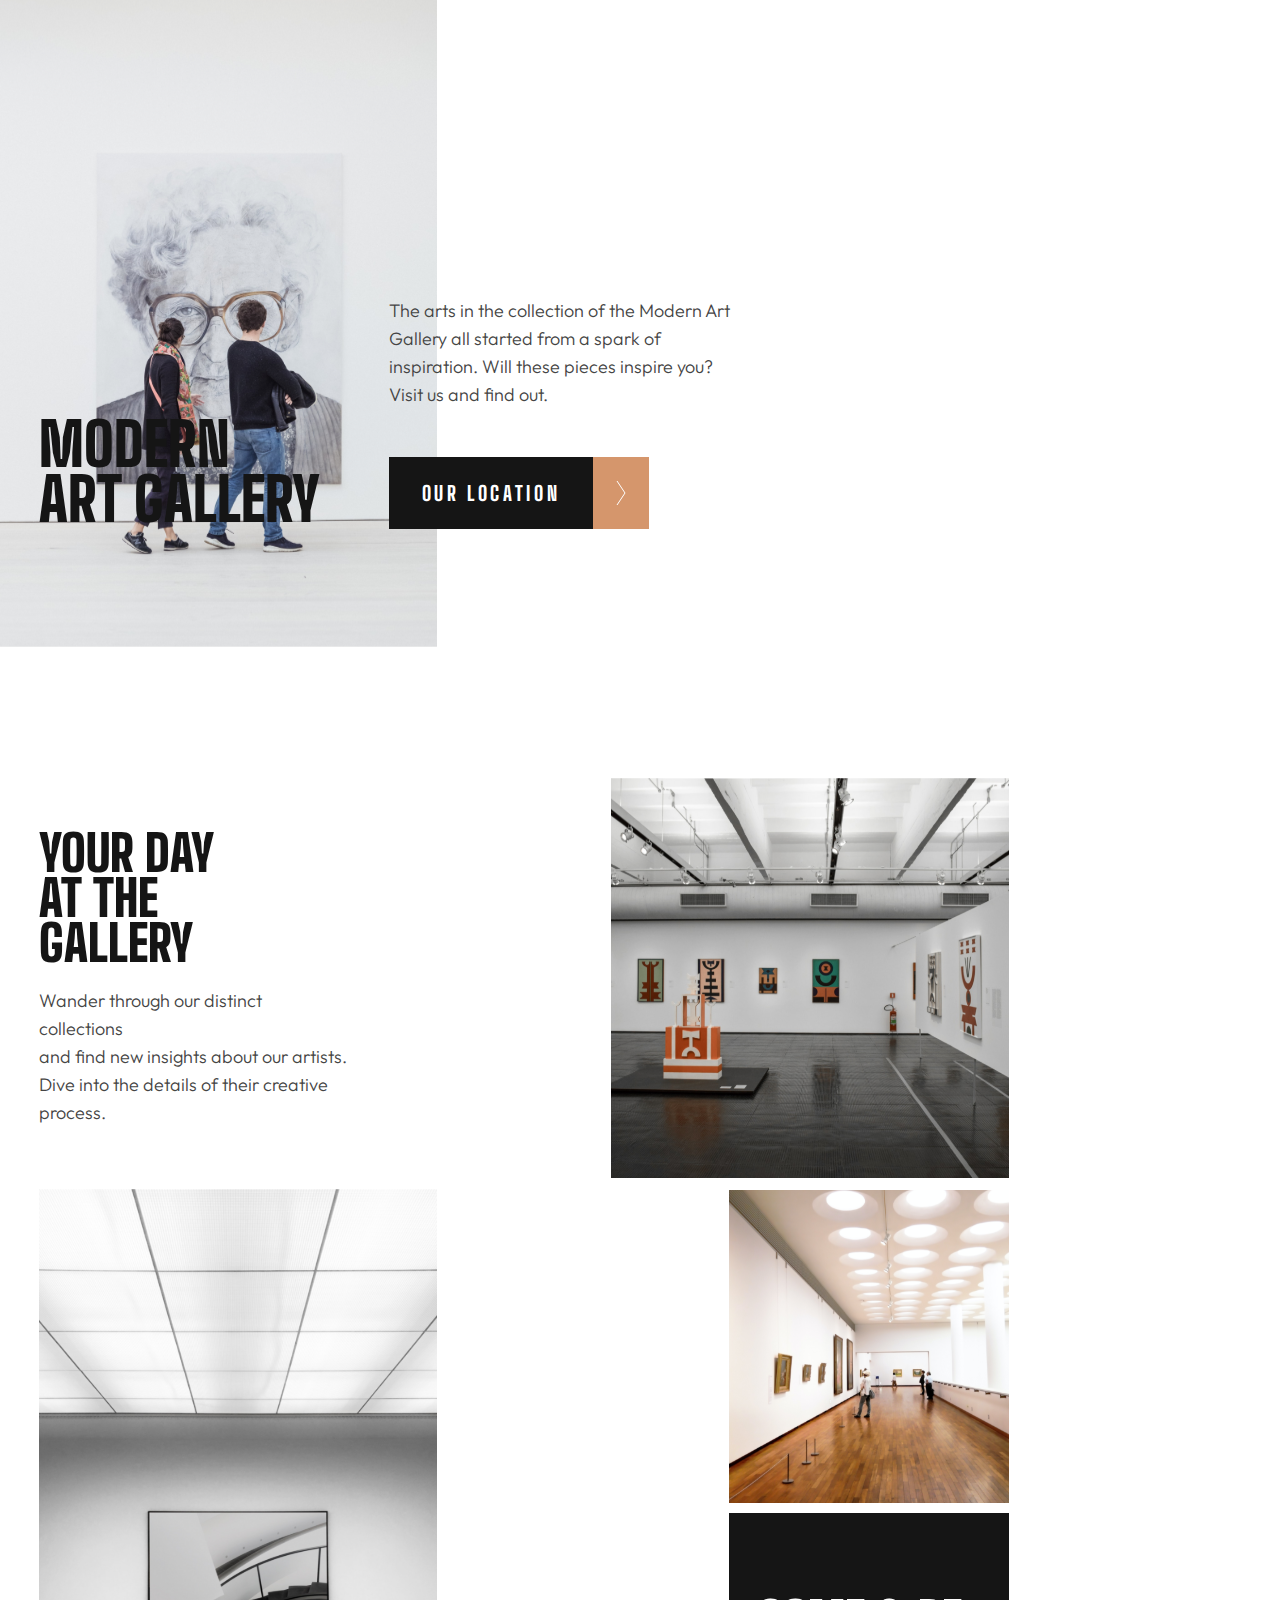
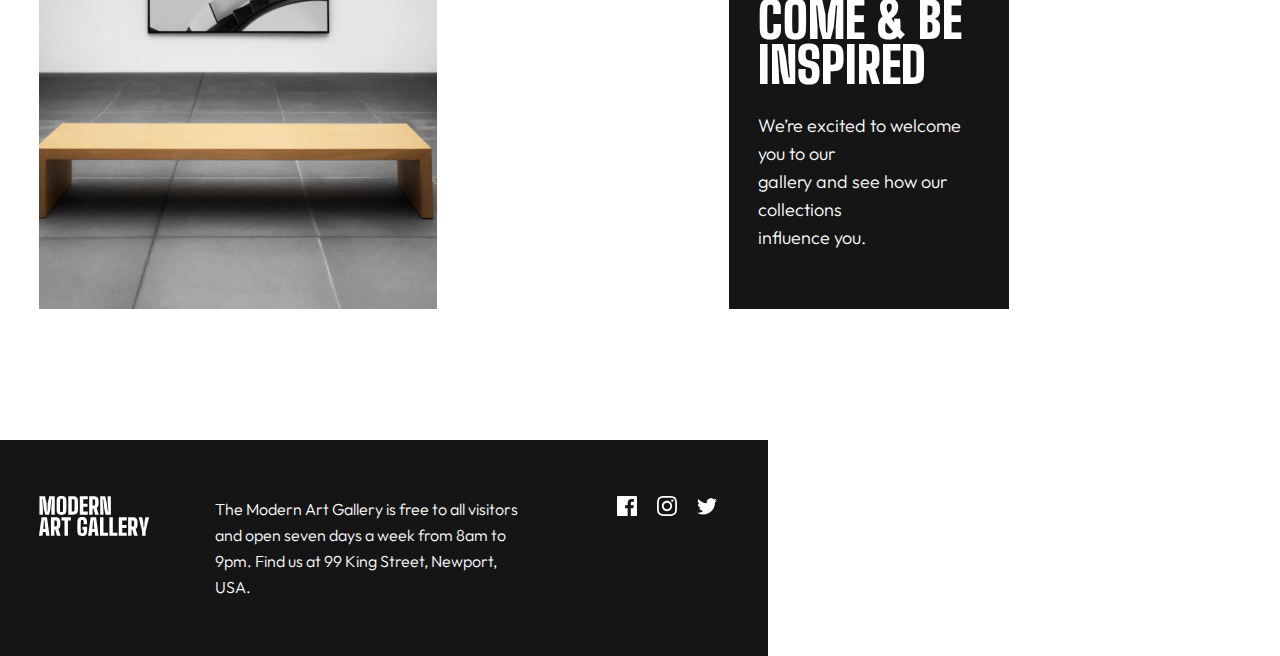
<file: index.html>
<!DOCTYPE html>
<html lang="en">
<head>
    <meta charset="UTF-8">
    <meta name="viewport" content="width=device-width, initial-scale=1.0">
    <title>Document</title>
    <link rel="stylesheet" href="style.css">
    <link rel="stylesheet" href="responsive.css">
</head>
<body>
    <header>
        <img class="mobile-photo" src="./Assets/header-photo.svg" alt="header photo">
        <img class="tablet-photo" src="./Assets/header-photo-tablet.svg" alt="header photo tablet">
        <img class="desktop-photo" src="./Assets/header-photo-tablet.svg" alt="header photo tablet">
        <div class="black-div"></div>
    </header>
        
    

    <div class="modern-gallery">
        <div class="modern-gallery-title">MODERN <br>ART GALLERY</div>
        <div class="modern-gallery-div">
            <div class="modern-gallery-text">The arts in the collection of the Modern Art <br>Gallery all started from a spark of <br>inspiration. Will these pieces inspire you? <br>Visit us and find out.</div>
            <div class="second-page">
            <div class="second-page-link"><a class="link" href="./index2.html">OUR LOCATION</a></div>
            <div class="arrow-div"><img src="./Assets/arrow.svg" alt="arrow"></div>
            </div>
        </div>
    </div>
    
    <main>
        <div class="grid">
            <div class="second-photo"><img src="./Assets/second-photo.svg" alt="second photo"></div>
            <div class="second-photo-tablet"><img class="second-photo-tablet-grid" src="./Assets/second-photo-tablet.svg" alt="second photo tablet"></div>
            <div class="second-photo-des"><img src="./Assets/second-photo-des.svg" alt=""></div>
            
            <div class="your-day">
                <div class="your-day-title">Your Day <br>at the Gallery</div>
                <div class="your-day-text">Wander through our distinct collections <br>and find new insights about our artists. <br>Dive into the details of their creative <br>process.</div>
            </div>

            <div class="third-photo"><img src="./Assets/third-photo.svg" alt="3"></div>
            <div class="third-photo-tablet"><img class="third-photo-tablet-grid" src="./Assets/third-photo-tablet.svg" alt="3 tablet"></div>
            <div class="third-photo-des"><img src="./Assets/third-photo-des.svg" alt=""></div>

            <div class="fourth-photo"><img src="./Assets/fourth-photo.svg" alt="4"></div>
            <div class="fourth-photo-tablet"><img class="fourth-photo-tablet-grid" src="./Assets/fourth-photo-tablet.svg" alt="4 tablet"></div>
            <div class="fourth-photo-des"><img src="./Assets/fourth-photo-des.svg" alt=""></div>

            <div class="be-inspired">
                <div class="be-inspired-title">COME & BE <br>INSPIRED</div>
                <div class="be-inspired-text">We’re excited to welcome you to our <br> gallery and see how our collections <br> influence you.</div>
            </div>
        </div>
    </main>

    <footer>
        <div class="footer-title"><img src="./Assets/footer-title.svg" alt="title footer"></div>
        <div class="footer-text">The Modern Art Gallery is free to all visitors <br>and open seven days a week from 8am to <br> 9pm. Find us at 99 King Street, Newport, <br> USA.</div>
        <div class="footer-logo"><img src="./Assets/footer-logo.svg" alt="footer logo"></div>
    </footer>
    
</body>
</html>
</file>
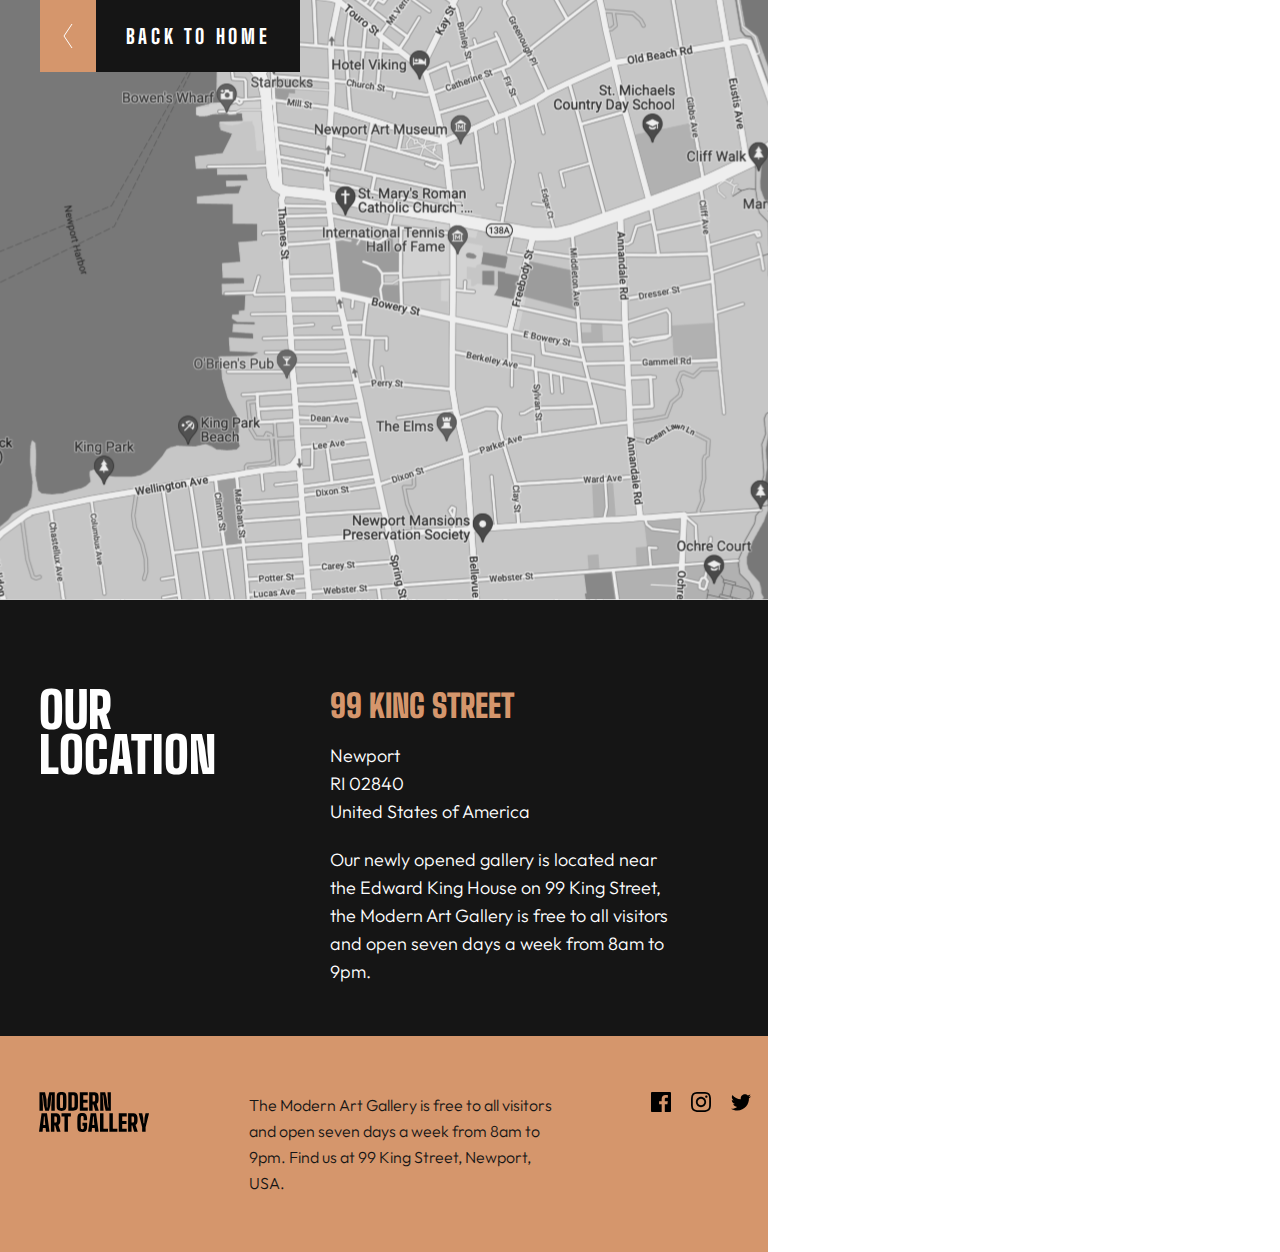
<file: index2.html>
<!DOCTYPE html>
<html lang="en">
<head>
    <meta charset="UTF-8">
    <meta name="viewport" content="width=device-width, initial-scale=1.0">
    <title>Document</title>
    <link rel="stylesheet" href="style2.css">
    <link rel="stylesheet" href="responsive2.css">
</head>
<body>
    <header>
        <div class="map-for-mobile"><img src="./Assets/map-for-mobile.svg" alt="map mobile"></div>
        <div class="map-for-tablet"><img src="./Assets/map-for-tablet.svg" alt="map tablet"></div>
        <div class="map-for-des"><img src="./Assets/map-for-des.svg" alt="map des"></div>
        <div class="back-to-home">
            <div class="arrow"><img src="./Assets/arrow-reverse.svg" alt="reverse arrow"></div>
            <div class="back-to-home-text"><a class="link2" href="./index.html">BACK TO HOME</a></div>
        </div>
    </header>
    
    <main>
        <div class="our-location-title">OUR LOCATION</div>
        <div class="container">
            <div class="our-address-title">99 King Street</div>
            <div class="our-address-text">Newport <br>RI 02840 <br> United States of America</div>
            <div class="our-location-text">Our newly opened gallery is located near <br>the Edward King House on 99 King Street, <br> the Modern Art Gallery is free to all visitors <br>and open seven days a week from 8am to <br>9pm.</div>
        </div>
    </main>

    <footer>
        <div class="modern-gallery-title"><img src="./Assets/footer-title-black.svg" alt="footer title"></div>
        <div class="modern-gallery-text">The Modern Art Gallery is free to all visitors <br> and open seven days a week from 8am to <br> 9pm. Find us at 99 King Street, Newport, <br>USA.</div>
        <div class="footer-logo"><img src="./Assets/footer-logo-black.svg" alt="footer logo"></div>
    </footer>
</body>
</html>
</file>
<file: style.css>
@import url('https://fonts.googleapis.com/css2?family=Alata&family=Bai+Jamjuree:wght@400;600&family=Barlow:wght@600&family=Big+Shoulders+Display:wght@800;900&family=DM+Serif+Display&family=Epilogue:wght@400;700&family=Fraunces:opsz,wght@9..144,900&family=Hanken+Grotesk:wght@500;700;800&family=IBM+Plex+Sans:wght@400;700&family=Josefin+Sans:wght@300&family=Karla:wght@400;700&family=Oldenburg&family=Open+Sans:wght@400;700&family=Outfit:wght@400;700&family=Plus+Jakarta+Sans:wght@500;700;800&family=Poppins:wght@400;600&family=Raleway:wght@400;700&family=Red+Hat+Display:wght@500;900&display=swap');
@import url('https://fonts.googleapis.com/css2?family=Alata&family=Bai+Jamjuree:wght@400;600&family=Barlow:wght@600&family=Big+Shoulders+Display:wght@800;900&family=DM+Serif+Display&family=Epilogue:wght@400;700&family=Fraunces:opsz,wght@9..144,900&family=Hanken+Grotesk:wght@500;700;800&family=IBM+Plex+Sans:wght@400;700&family=Josefin+Sans:wght@300&family=Karla:wght@400;700&family=Oldenburg&family=Open+Sans:wght@400;700&family=Outfit:wght@300&family=Plus+Jakarta+Sans:wght@500;700;800&family=Poppins:wght@400;600&family=Raleway:wght@400;700&family=Red+Hat+Display:wght@500;900&display=swap');

*{
    padding: 0;
    box-sizing: border-box;
    margin: 0;
}

body{
    padding-left: 16px;
}

.tablet-photo,.black-div,.desktop-photo,.second-photo-tablet,.third-photo-tablet,.fourth-photo-tablet,.second-photo-des,.third-photo-des,.fourth-photo-des{
    display: none;
}

header{
    width: 375px;
    height: 240px;
    margin-left: -16px;
}

.modern-gallery{
    display: flex;
    flex-direction: column;
    row-gap: 32px;
    margin-top: 32px;
}

.modern-gallery-title{
    color: var(--Almost-Black, #151515);
    font-family: Big Shoulders Display;
    font-size: 60px;
    font-style: normal;
    font-weight: 900;
    line-height: 55px; /* 91.667% */
    text-transform: uppercase;
}

.modern-gallery-text{
    color: var(--Dark-Grey, #444);
    font-family: Outfit;
    font-size: 18px;
    font-style: normal;
    font-weight: 300;
    line-height: 28px; /* 155.556% */
}

.second-page{
    display: flex;
    flex-direction: row;
    margin-top: 48px;
}

.second-page-link{
    width: 204px;
    height: 72px;
    background: var(--Almost-Black, #151515);
    display: flex;
    align-items: center;
    justify-content: center;
}

.link{
    text-decoration: none;
    color: white;
    color: var(--White, #FFF);
    font-family: Big Shoulders Display;
    font-size: 20px;
    font-style: normal;
    font-weight: 800;
    line-height: normal;
    letter-spacing: 3.636px;
}

.second-photo{
    margin-top: 120px;
}

main{
    display: flex;
    flex-direction: column;
    row-gap: 16px;
}

.your-day{
    display: flex;
    flex-direction: column;
    row-gap: 21px;
    margin-top: 1px;
}

.your-day-title{
    color: var(--Almost-Black, #151515);
    font-family: Big Shoulders Display;
    font-size: 50px;
    font-style: normal;
    font-weight: 900;
    line-height: 45px; /* 90% */
    text-transform: uppercase;
}

.your-day-text{
    color: var(--Dark-Grey, #444);
    font-family: Outfit;
    font-size: 18px;
    font-style: normal;
    font-weight: 300;
    line-height: 28px; /* 155.556% */
}

.third-photo{
    margin-top: 16px;
}

.be-inspired{
    width: 343px;
    height: 293px;
    background: var(--Almost-Black, #151515);
    display: flex;
    flex-direction: column;
    row-gap: 24px;
    padding-left: 24px;
    padding-top: 48px;
}

.be-inspired-title{
    color: var(--White, #FFF);
    font-family: Big Shoulders Display;
    font-size: 50px;
    font-style: normal;
    font-weight: 900;
    line-height: 45px; /* 90% */
    text-transform: uppercase;
}

.be-inspired-text{
    color: var(--White, #FFF);
    font-family: Outfit;
    font-size: 18px;
    font-style: normal;
    font-weight: 300;
    line-height: 28px; /* 155.556% */
}

footer{
    padding-left: 32px;
    padding-top: 48px;
    margin-top: 120px;
    margin-left: -16px;
    display: flex;
    flex-direction: column;
    row-gap: 38px;
    width: 375px;
    height: 336px;
    background: var(--Almost-Black, #151515);
}

.footer-text{
    color: var(--White, #FFF);
    font-family: Outfit;
    font-size: 16px;
    font-style: normal;
    font-weight: 300;
    line-height: 26px; /* 162.5% */
}
</file>
<file: responsive.css>
@media(width >= 768px){
    .mobile-photo,.desktop-photo,.second-photo,.third-photo,.fourth-photo,.black-div,.second-photo-des,.third-photo-des,.fourth-photo-des{
        display: none;
    }
    
    .second-photo-tablet{
        display: inline;
        height: 400px;
        width: 398px;
        overflow: hidden;
        margin-left: -118px;
    }

    .third-photo-tablet{
        display: block;
        height: 720px;
        width: 398px;
    }
    
    .fourth-photo-tablet{
        display: block;
        height: 313px;
        width: 280px;
    }

    *{
        margin: 0;
        padding: 0;
        box-sizing: border-box;
    }

    body{
        padding-top: 145px;
        padding-left: 39px;
    }

    .tablet-photo{
        display: block;
        position: absolute;
        top: 0;
        left: 0;
        z-index: -1;
        height: 700px;
        width: 437px;
        margin-top: -27px;
    }
    
    .modern-gallery-div{
        row-gap: 48px;
        margin-left: 350px;
        margin-top: -262px;
    }

    

    .your-day-title{
        width: 223px;
    }

    .your-day-text{
        width: 310px;
    }
    

    .your-day{
        grid-area: your-day;
        display: flex;
        justify-content: center;
        
    }

    .second-photo-tablet-grid{
        grid-area: second-photo-tablet;
    }

    .third-photo-tablet-grid{
        grid-area: third-photo-tablet;
        
    }

    .fourth-photo-tablet-grid{
        grid-area: fourth-photo-tablet;
        margin-top: -202.5px;
    }

    .be-inspired{
        grid-area: be-inspired;
        height: 396px;
        width: 280px;
        padding-top: 85px;
        padding-left: 29px;
        row-gap: 24px;
        margin-top: -417.5px;
    }
    
    .be-inspired-text{
        width: 223px;
    }

    .grid{
        margin-top: 245px;
        display: grid;
        align-items: center;
        grid-template-areas: 'your-day second-photo-tablet'
                             'third-photo-tablet fourth-photo-tablet'
                             'third-photo-tablet be-inspired';
        column-gap: 21px;
        row-gap: 11px;
    }

    footer{
        display: flex;
        flex-direction: row;
        column-gap: 99px;
        padding-top: 56px;
        padding-left: 39px;
        width: 768px;
        height: 216px;
        margin-left: -39px;
    }

    .footer-text{
        margin-left: -34px;
    }
}


@media(width > 1439px){
    .mobile-photo,.tablet-photo,.second-photo,.third-photo,.fourth-photo,.second-photo-tablet,.third-photo-tablet,.fourth-photo-tablet{
        display: none;
    }

    .desktop-photo{
        display: inline;
        position: absolute;
        top: 0;
        left: 450px;
        z-index: -1;
    }

    .second-photo-des{
        display: block;
        height: 400px;
        width: 635px;
    }

    .third-photo-des{
        display: block;
        height: 720px;
        width: 635px;
    }

    .fourth-photo-des{
        display:block;
        width: 445px;
        flex-shrink: 0;
        height: 313px;
    }

    .modern-gallery-div{
        display: flex;
        flex-direction: column;
        row-gap: 32px;
        margin-top: 20px;
        margin-left: -70px;
    }

    .modern-gallery-title{
        width: 714px;
        
        color: white;
        mix-blend-mode: difference;
        font-feature-settings: 'clig' off, 'liga' off;
        
        /* Heading (M) */
        font-family: Big Shoulders Display;
        font-size: 60px;
        font-style: normal;
        font-weight: 900;
        line-height: 60px; /* 100% */
        text-transform: uppercase;
    }

    .modern-gallery-text{
        width: 350px;
        
    }

    .modern-gallery{
        display: flex;
        flex-direction: row;
        margin-top: -262px;
        margin-left: 104px;
    }


    body{
        width: 1440px;
        padding-left: 165px;
        padding-top: 189px;
    }

    .black-div{
        display: inline;
        height: 799px;
        width: 450px;
        background: var(--Almost-Black, #151515);
        position: absolute;
        top: 0;
        left: 0;
        z-index: -2;
    }

    main{
        margin-top: 430px;
    }

    .your-day{
        grid-area: your-day;
        display: flex;
        justify-content: center;
    }

    .second-photo-des{
        grid-area: second-photo-des;
    }

    .third-photo-des{
        grid-area: third-photo-des;
    }

    .fourth-photo-des{
        grid-area: fourth-photo-des;
    }

    .be-inspired{
        grid-area: be-inspired;
    }

    .grid{
        display: grid;
        grid-template-areas: 'your-day second-photo-des'
                                'third-photo-des fourth-photo-des'
                                    'third-photo-des be-inspired';

        row-gap: 30px;
        column-gap: 30px;
        align-items: center;
        justify-content: center;
        
    }

    .fourth-photo-des{
        margin-top: -125px;
    }

    .be-inspired{
        height: 377px;
        width: 445px;
        margin-bottom: -289px;
    }

    .second-photo-des{
        margin-left: -190px;
    }

    

    .be-inspired{
        padding-top: 65px;
        padding-left: 48px;
    }
    

    footer{
        margin-top: 200px;
        width: 100vw;
        margin-left: -165px;
        display: flex;
        flex-direction: row;
        column-gap: 400px;
        padding-top: 80px;
        padding-left: 165px;
    }

    .footer-text{
        width: 430px;
        margin-left: -100px;
    }
}
</file>
<file: style2.css>
@import url('https://fonts.googleapis.com/css2?family=Alata&family=Bai+Jamjuree:wght@400;600&family=Barlow:wght@600&family=Big+Shoulders+Display:wght@800;900&family=DM+Serif+Display&family=Epilogue:wght@400;700&family=Fraunces:opsz,wght@9..144,900&family=Hanken+Grotesk:wght@500;700;800&family=IBM+Plex+Sans:wght@400;700&family=Josefin+Sans:wght@300&family=Karla:wght@400;700&family=Oldenburg&family=Open+Sans:wght@400;700&family=Outfit:wght@400;700&family=Plus+Jakarta+Sans:wght@500;700;800&family=Poppins:wght@400;600&family=Raleway:wght@400;700&family=Red+Hat+Display:wght@500;900&display=swap');
@import url('https://fonts.googleapis.com/css2?family=Alata&family=Bai+Jamjuree:wght@400;600&family=Barlow:wght@600&family=Big+Shoulders+Display:wght@800;900&family=DM+Serif+Display&family=Epilogue:wght@400;700&family=Fraunces:opsz,wght@9..144,900&family=Hanken+Grotesk:wght@500;700;800&family=IBM+Plex+Sans:wght@400;700&family=Josefin+Sans:wght@300&family=Karla:wght@400;700&family=Oldenburg&family=Open+Sans:wght@400;700&family=Outfit:wght@300&family=Plus+Jakarta+Sans:wght@500;700;800&family=Poppins:wght@400;600&family=Raleway:wght@400;700&family=Red+Hat+Display:wght@500;900&display=swap');

.map-for-tablet,.map-for-des{
    display: none;
}

*{
    padding: 0;
    box-sizing: border-box;
    margin: 0;
}

.back-to-home{
    display: flex;
    flex-direction: row;
    position: absolute;
    top: 0;
    left: 0;
}

.back-to-home-text{
    width: 204px;
    height: 72px;
    background: var(--Almost-Black, #151515);
    display: flex;
    align-items: center;
    justify-content: center;
}

.link2{
    text-decoration: none;
    color: white;
    color: var(--White, #FFF);
    font-family: Big Shoulders Display;
    font-size: 20px;
    font-style: normal;
    font-weight: 800;
    line-height: normal;
    letter-spacing: 3.636px;
}

main{
    display: flex;
    flex-direction: column;
    height: 493px;
    width: 375px;
    background: #151515;
    margin-top: -4px;
    padding-top: 48px;
    padding-left: 16px;
}

.container{
    margin-top: 48px;
    display: flex;
    flex-direction: column;
    row-gap: 20px;
}

.our-location-title{
    color: var(--White, #fff);
    font-family: Big Shoulders Display;
    font-size: 50px;
    font-style: normal;
    font-weight: 900;
    line-height: 45px; /* 90% */
    text-transform: uppercase;
}

.our-address-title{
    color: var(--Gold, #D5966C);
    font-family: Big Shoulders Display;
    font-size: 32px;
    font-style: normal;
    font-weight: 900;
    line-height: 32px; /* 100% */
    text-transform: uppercase;
}

.our-address-text{
    color: var(--White, #FFF);
    font-family: Outfit;
    font-size: 18px;
    font-style: normal;
    font-weight: 300;
    line-height: 28px; /* 155.556% */
}

.our-location-text{
    color: var(--White, #FFF);
    font-family: Outfit;
    font-size: 18px;
    font-style: normal;
    font-weight: 300;
    line-height: 28px; /* 155.556% */
}

footer{
    height: 336px;
    width: 375px;
    background: var(--Gold, #D5966C);
    padding-left: 32px;
    padding-top: 48px;
    display: flex;
    flex-direction: column;
    row-gap: 38px;
}

.modern-gallery-text{
    color: var(--Almost-Black, #151515);
    font-family: Outfit;
    font-size: 16px;
    font-style: normal;
    font-weight: 300;
    line-height: 26px; /* 162.5% */
}
</file>
<file: responsive2.css>
@media(width >= 768px){
    .map-for-mobile,.map-for-des{
        display: none;
    }

    .map-for-tablet{
        display: block;
    }

    .back-to-home{
        margin-left: 40px;
    }

    .our-location-title{
        width: 223px;
    }

    main{
        display: flex;
        flex-direction: row;
        height: 436px;
        width: 768px;
        padding-top: 88px;
        padding-left: 39px;
        column-gap: 68px;
    }

    .container{
        margin-top: 2px;
    }

    footer{
        display: flex;
        flex-direction: row;
        column-gap: 99px;
        padding-top: 56px;
        padding-left: 39px;
        width: 768px;
        height: 216px;
    }
}

@media(width >= 1440px){
    .map-for-mobile,.map-for-tablet{
        display: none;
    }

    .map-for-des{
        display: block;
    }

    .back-to-home{
        margin-left: 156px;
    }

    main{
        display: flex;
        flex-direction: row;
        height: 548px;
        width: 1440px;
        padding-top: 104px;
        padding-left: 165px;
        column-gap: 420px;
    }

    footer{
        padding-top: 80px;
        padding-left: 165px;
        display: flex;
        flex-direction: row;
        width: 1440px;
        height: 244px;
        column-gap: 400px;
    }

    .modern-gallery-text{
        margin-left: -150px;
    }
}
</file>
